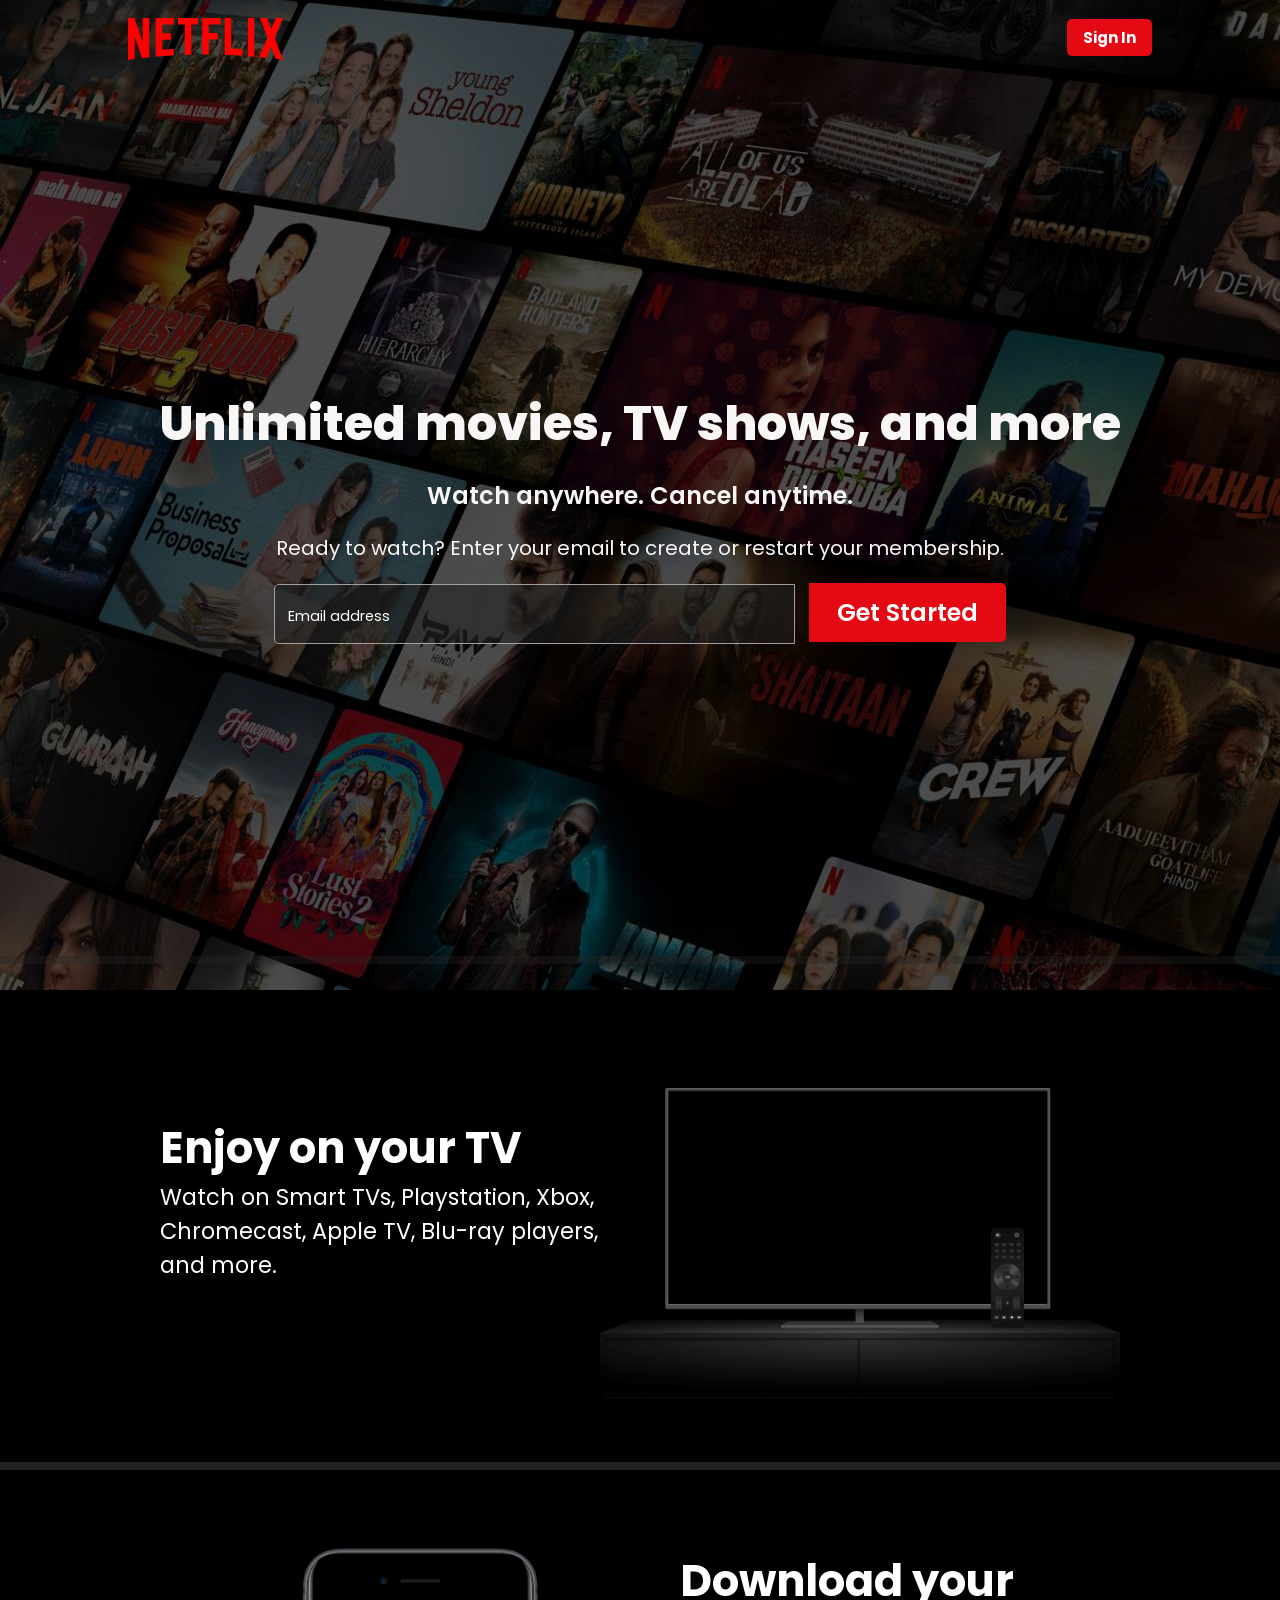
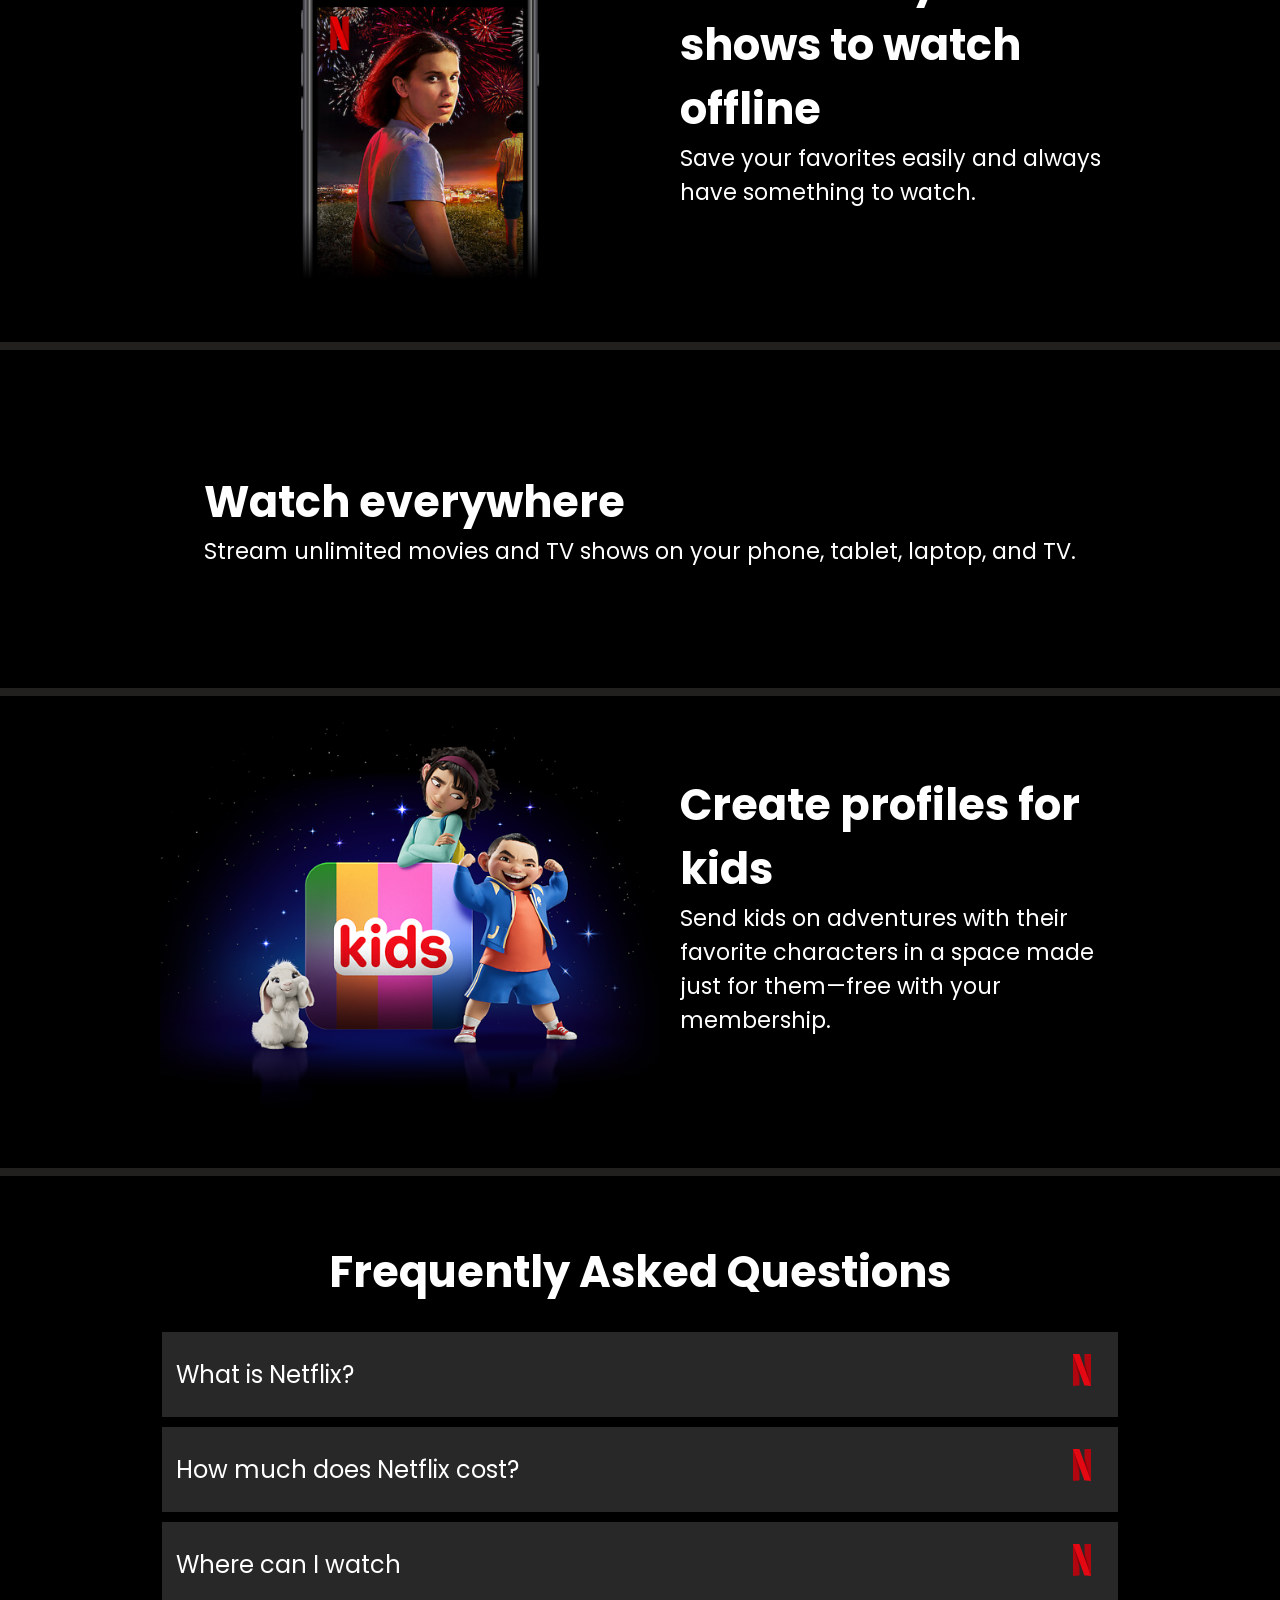
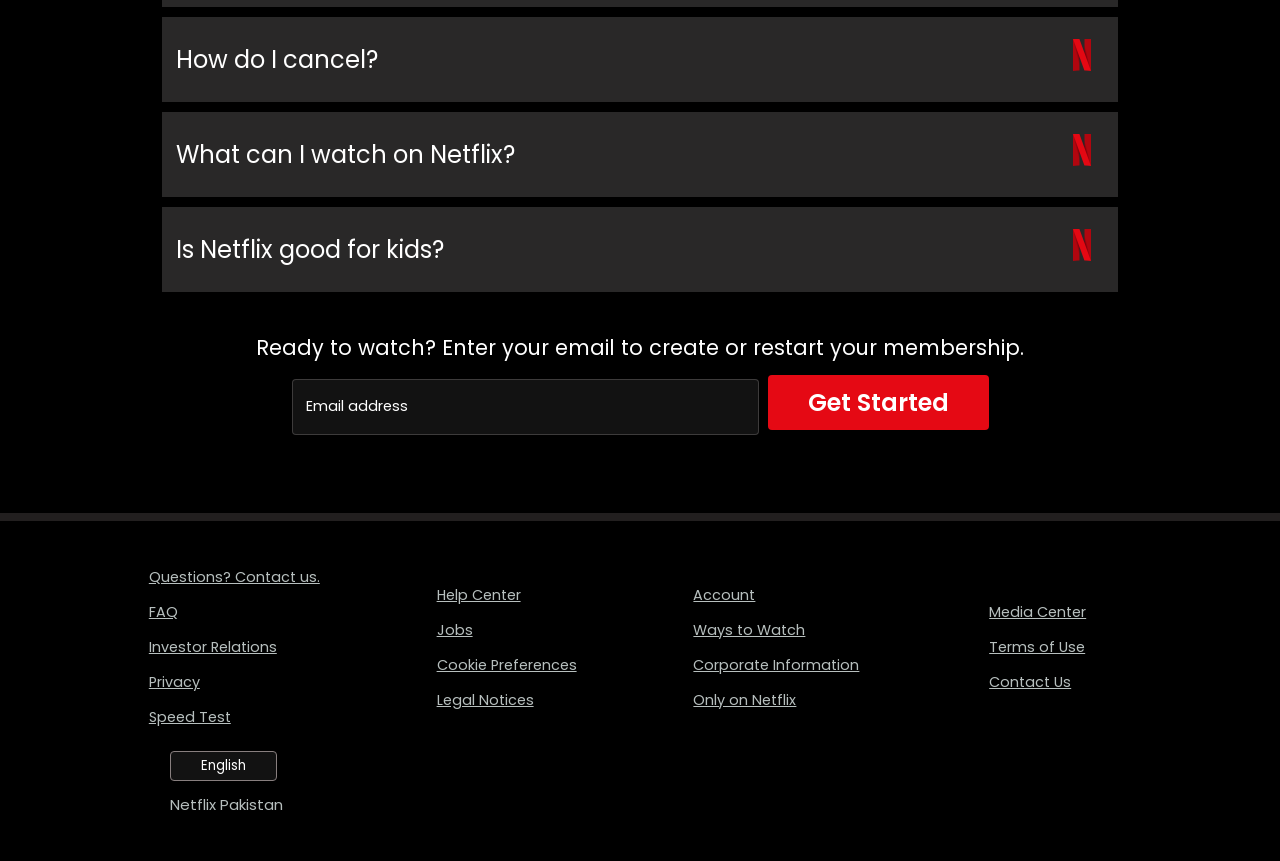
<file: project 5/index.html>
<!DOCTYPE html>
<html lang="en">
  <head>
    <meta charset="UTF-8" />
    <meta name="viewport" content="width=device-width, initial-scale=1.0" />
    <title>Netflix Pakistan - Watch TV Shows Online, Watch Movies Online</title>
    <link
      rel="stylesheet"
      href="https://cdnjs.cloudflare.com/ajax/libs/font-awesome/6.6.0/css/all.min.css"
      integrity="sha512-Kc323vGBEqzTmouAECnVceyQqyqdsSiqLQISBL29aUW4U/M7pSPA/gEUZQqv1cwx4OnYxTxve5UMg5GT6L4JJg=="
      crossorigin="anonymous"
      referrerpolicy="no-referrer"
    />
    <link rel="stylesheet" href="style.css" />
  </head>
  <body>
    <div class="main">
      <nav>
        <span><img src="assets/logo.svg" width="200" alt="" /></span>
        <div class="btn">
          <button>Sign In</button>
        </div>
      </nav>
      <div class="box"></div>
      <div class="hero">
        <h1 class="heading1">Unlimited movies, TV shows, and more</h1>
        <span>Watch anywhere. Cancel anytime.</span>
        <span
          >Ready to watch? Enter your email to create or restart your
          membership.</span
        >
        <div class="hero2">
          <form action="">
            <input
              class="email"
              type="email"
              name="email"
              required
              id="email"
              placeholder="Email address"
            />
            <input class="submit" type="submit" value="Get Started" />
          </form>
        </div>
      </div>
      <div class="seperation"></div>
    </div>
    <div class="flex1">
      <div class="content">
        <h1>Enjoy on your TV</h1>
        <p>
          Watch on Smart TVs, Playstation, Xbox, Chromecast, Apple TV, Blu-ray
          players, and more.
        </p>
      </div>
      <div class="image1">
        <img width="520" src="assets/image1.png" alt="" />
        <video src="assets/video1.m4v" autoplay loop muted></video>
      </div>
    </div>
    <div style="margin-top: 55px" class="seperation"></div>
    <div class="flex1">
      <div class="image1">
        <img width="520" src="assets/mobile-0819.jpg" alt="" />
      </div>
      <div class="content">
        <h1>Download your shows to watch offline</h1>
        <p>Save your favorites easily and always have something to watch.</p>
      </div>
    </div>
    <div style="margin-top: 55px" class="seperation"></div>
    <div class="flex1">
      <div class="content2">
        <h1>Watch everywhere</h1>
        <p>
          Stream unlimited movies and TV shows on your phone, tablet, laptop,
          and TV.
        </p>
      </div>
    </div>
    <div style="margin-top: 120px" class="seperation"></div>
    <div class="flex1">
      <div class="image1">
        <img width="520" src="assets/kids.png" alt="" />
      </div>
      <div class="content">
        <h1>Create profiles for kids</h1>
        <p>
          Send kids on adventures with their favorite characters in a space made
          just for them—free with your membership.
        </p>
      </div>
    </div>
    <div style="margin-top: 55px" class="seperation"></div>
    <section class="main2">
      <h1 class="head2">Frequently Asked Questions</h1>
      <div class="box5">
        <span>What is Netflix?</span>
        <div class="image5">
          <img src="assets/favicon.ico" alt="">
        </div>
      </div>
      <div class="box5">
        <span>How much does Netflix cost?</span>
        <div class="image5">
          <img src="assets/favicon.ico" alt="">
        </div>
      </div>
      <div class="box5">
        <span>Where can I watch</span>
        <div class="image5">
          <img src="assets/favicon.ico" alt="">
        </div>
      </div>
      <div class="box5">
        <span>How do I cancel?</span>
        <div class="image5">
          <img src="assets/favicon.ico" alt="">
        </div>
      </div>
      <div class="box5">
        <span>What can I watch on Netflix?</span>
        <div class="image5">
          <img src="assets/favicon.ico" alt="">
        </div>
      </div>
      <div class="box5">
        <span>Is Netflix good for kids? </span>
        <div class="image5">
          <img src="assets/favicon.ico" alt="">
        </div>
      </div>
      <div class="content5">
        <p>Ready to watch? Enter your email to create or restart your membership.</p>
      </div>
      <div class="hero3">
        <form action="">
          <input
            class="email"
            type="email"
            name="email"
            required
            id="email"
            placeholder="Email address"
          />
          <input class="submit" type="submit" value="Get Started" />
        </form>
      </div>
    </section>
    <div style="margin-top: 55px" class="seperation"></div>
    <footer>
      <div class="footer_flex">
        <div class="one">
        <ul>
          <li><a href="#">Questions? Contact us.</a></li>
          <li><a href="#">FAQ</a></li>
          <li><a href="#">Investor Relations</a></li>
          <li><a href="#">Privacy</a></li>
          <li><a href="#">Speed Test</a></li>
        </ul>
      </div>
      <div class="one">
        <ul>
          <li><a href="#">
            Help Center</a></li>
          <li><a href="#">
            Jobs</a></li>
          <li><a href="#">Cookie Preferences</a></li>
          <li><a href="#">
            Legal Notices</a></li>
        </ul>
      </div>
      <div style="margin-right: 13px;" class="one">
        <ul>
          <li><a href="#">Account</a></li>
          <li><a href="#">Ways to Watch</a></li>
          <li><a href="#">Corporate Information</a></li>
          <li><a href="#">
            Only on Netflix</a></li>
        </ul>
      </div>
      <div style="margin-right: 45px;" class="one">
        <ul>
          <li><a href="#">
            Media Center</a></li>
          <li><a href="#">
            Terms of Use</a></li>
          <li><a href="#">
            Contact Us</a></li>
        </ul>
      </div>
      </div>
      <div class="btnn">
        <button>English</button>
        <h3>Netflix Pakistan</h3>
      </div>
    </footer>
  </body>
</html>
</file>
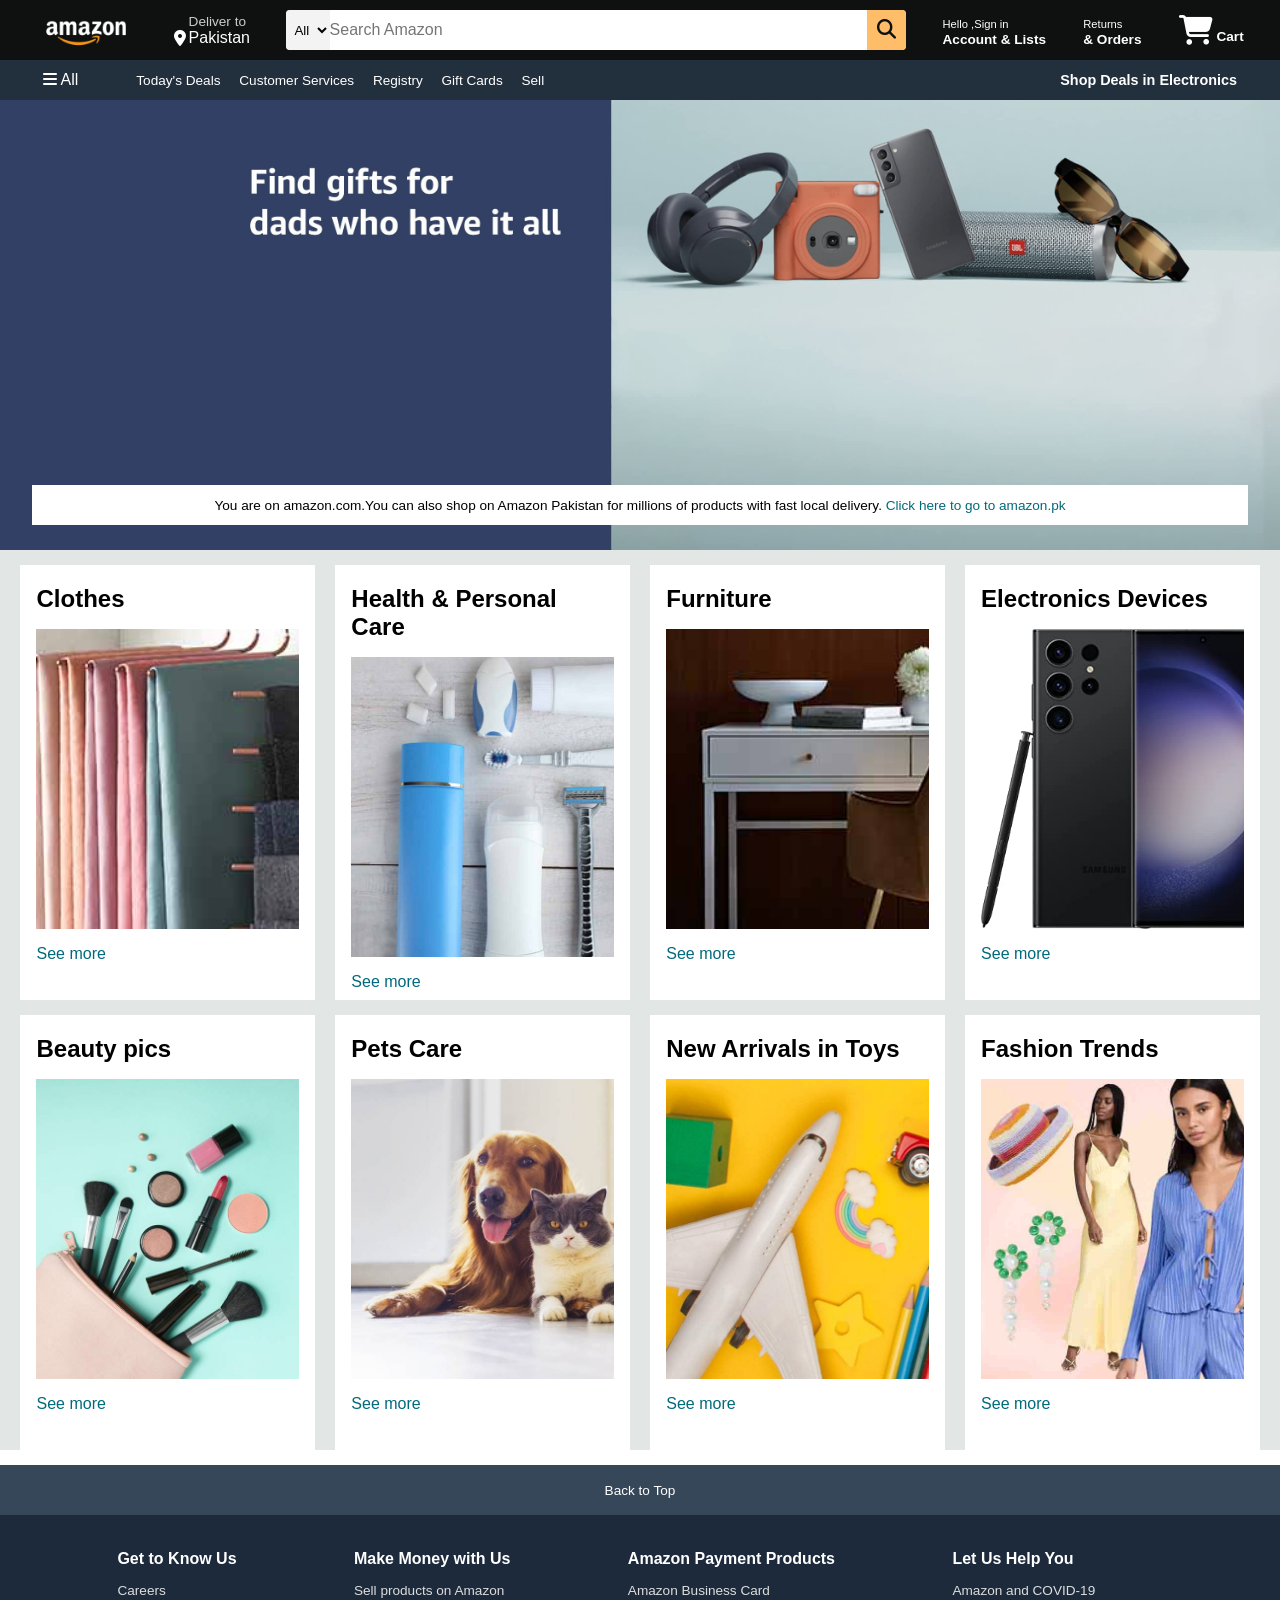
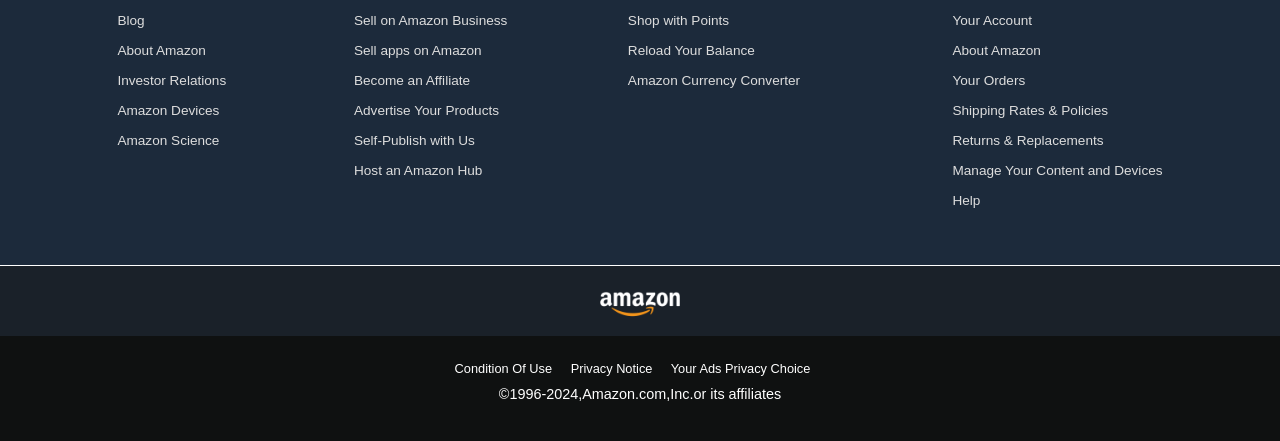
<file: Project 3/amazon.html>
<!DOCTYPE html>
<html lang="en">
<head>
    <meta charset="UTF-8">
    <meta name="viewport" content="width=device-width, initial-scale=1.0">
    <link rel="stylesheet" href="https://cdnjs.cloudflare.com/ajax/libs/font-awesome/6.6.0/css/all.min.css" integrity="sha512-Kc323vGBEqzTmouAECnVceyQqyqdsSiqLQISBL29aUW4U/M7pSPA/gEUZQqv1cwx4OnYxTxve5UMg5GT6L4JJg==" crossorigin="anonymous" referrerpolicy="no-referrer" />
    <link rel="stylesheet" href="amazon_style.css">
    <title>amazon.com</title>
</head>
<body>
    <header>
        <div class="navbar">
            <div class="nav_logo border">
                <div class="logo"></div>
            </div>
            <div class="nav_address border">
                <p class="add-first">Deliver to</p>
                <div class="add_icon">
                    <i class="fa-solid fa-location-dot"></i>
                    <p class="add-second">Pakistan</p>
                </div>
            </div>
            <div class="nav_search">
                <select name="" id="" class="search-select">
                    <option value="All">All</option>
                </select>
                <input placeholder="Search Amazon" class="search-input">
                <div class="search-icon">
                    <i class="fa-solid fa-magnifying-glass"></i>
                </div>
            </div> 
            <div class="nav-sigin border">
                <p><span>Hello ,Sign in</span></p>
                <p class="nav-second">Account & Lists</p>
            </div>
            <div class="nav-return border">
                <p><span>Returns</span></p>
                <p class="nav-second">& Orders</p>
            </div>
            <div class="nav-cart border">
                <i class="fa-solid fa-cart-shopping"></i>
                Cart
            </div>
        </div>
        <div class="panel">
            <div class="panel-all">
                <i class="fa-solid fa-bars"></i>
                All
            </div>
            <div class="panel-ops">
                <a href="#">Today's Deals</a>
                <a href="#">Customer Services</a>
                <a href="#">Registry</a>
                <a href="#">Gift Cards</a>
                <a href="#">Sell</a>
            </div>
            <div class="panel-deal">
              <a href="#">Shop Deals in Electronics</a>
            </div>
        </div>
    </header>
    <div class="hero_section">
        <div class="hero-msg">
            <p>You are on amazon.com.You can also shop on Amazon Pakistan for millions of products with fast local delivery. <a href="#">Click here to go to amazon.pk</a></p>
        </div>
    </div>
    <div class="shop_section">
        <div class=" box">
            <div class="box-content">
                <h2>Clothes</h2>
                <div class="box-img" style="background-image: url('resources/box1_image.jpg');"></div>
                <a href="#">See more</a>
            </div>
        </div>
        <div class="box">
            <div class="box-content">
                <h2>Health & Personal Care</h2>
                <div class="box-img" style="background-image: url('resources/box2_image.jpg');"></div>
                <a href="#">See more</a>
            </div>
        </div>
        <div class=" box">
            <div class="box-content">
                <h2>Furniture</h2>
                <div class="box-img" style="background-image: url('resources/box3_image.jpg');"></div>
                <a href="#">See more</a>
            </div>
        </div>
        <div class="box">
            <div class="box-content">
                <h2>Electronics Devices</h2>
                <div class="box-img" style="background-image: url('resources/box4_image.jpg');"></div>
                <a href="#">See more</a>
            </div>
        </div>
        <div class="box">
            <div class="box-content">
                <h2>Beauty pics</h2>
                <div class="box-img" style="background-image: url('resources/box5_image.jpg');"></div>
                <a href="#">See more</a>
            </div>
        </div>
        <div class=" box">
            <div class="box-content">
                <h2>Pets Care</h2>
                <div class="box-img" style="background-image: url('resources/box6_image.jpg');"></div>
                <a href="#">See more</a>
            </div>
        </div>
        <div class=" box">
            <div class="box-content">
                <h2>New Arrivals in Toys</h2>
                <div class="box-img" style="background-image: url('resources/box7_image.jpg');"></div>
                <a href="#">See more</a>
            </div>
        </div>
        <div class="box">
            <div class="box-content">
                <h2>Fashion Trends</h2>
                <div class="box-img" style="background-image: url('resources/box8_image.jpg');"></div>
                <a href="#">See more</a>
            </div>
        </div>
    </div>
    <footer>
        <div class="foot-panel1">
            <a href="#">Back to Top</a>
        </div>
        <div class="foot-panel2">
            <ul>
                <h4>Get to Know Us</h4>
                <a href="#">Careers</a>
                <a href="#">Blog</a>
                <a href="#">About Amazon</a>
                <a href="#">Investor Relations</a>
                <a href="#">Amazon Devices</a>
                <a href="#">Amazon Science</a>
            </ul>
            
            <ul>
                <h4>Make Money with Us</h4>
                <a href="#">Sell products on Amazon</a>
                <a href="#">Sell on Amazon Business</a>
                <a href="#">Sell apps on Amazon</a>
                <a href="#">Become an Affiliate</a>
                <a href="#">Advertise Your Products</a>
                <a href="#">Self-Publish with Us</a>
                <a href="#">Host an Amazon Hub</a>
            </ul>
           
            <ul>
                <h4>Amazon Payment Products</h4>
                <a href="#">Amazon Business Card</a>
                <a href="#">Shop with Points</a>
                <a href="#">Reload Your Balance</a>
                <a href="#">Amazon Currency Converter</a>
            </ul>
            
            <ul>
                <h4>Let Us Help You</h4>
                <a href="#">Amazon and COVID-19</a>
                <a href="#">Your Account</a>
                <a href="#">About Amazon</a>
                <a href="#">Your Orders</a>
                <a href="#">Shipping Rates & Policies</a>
                <a href="#">Returns & Replacements</a>
                <a href="#">Manage Your Content and Devices</a>
                <a href="#">Help</a>
            </ul>
        </div>
        <div class="foot-logo">
            <div class="logo2"></div>
        </div>
        <div class="foot-panel3">
            <div class="pages">
                <a href="#">Condition Of Use</a>
                <a href="#">Privacy Notice</a>
                <a href="#">Your Ads Privacy Choice</a>
            </div>
            <div class="copyright">
                &copy;1996-2024,Amazon.com,Inc.or its affiliates
            </div>
        </div>
    </footer>
</body>
</html>
</file>
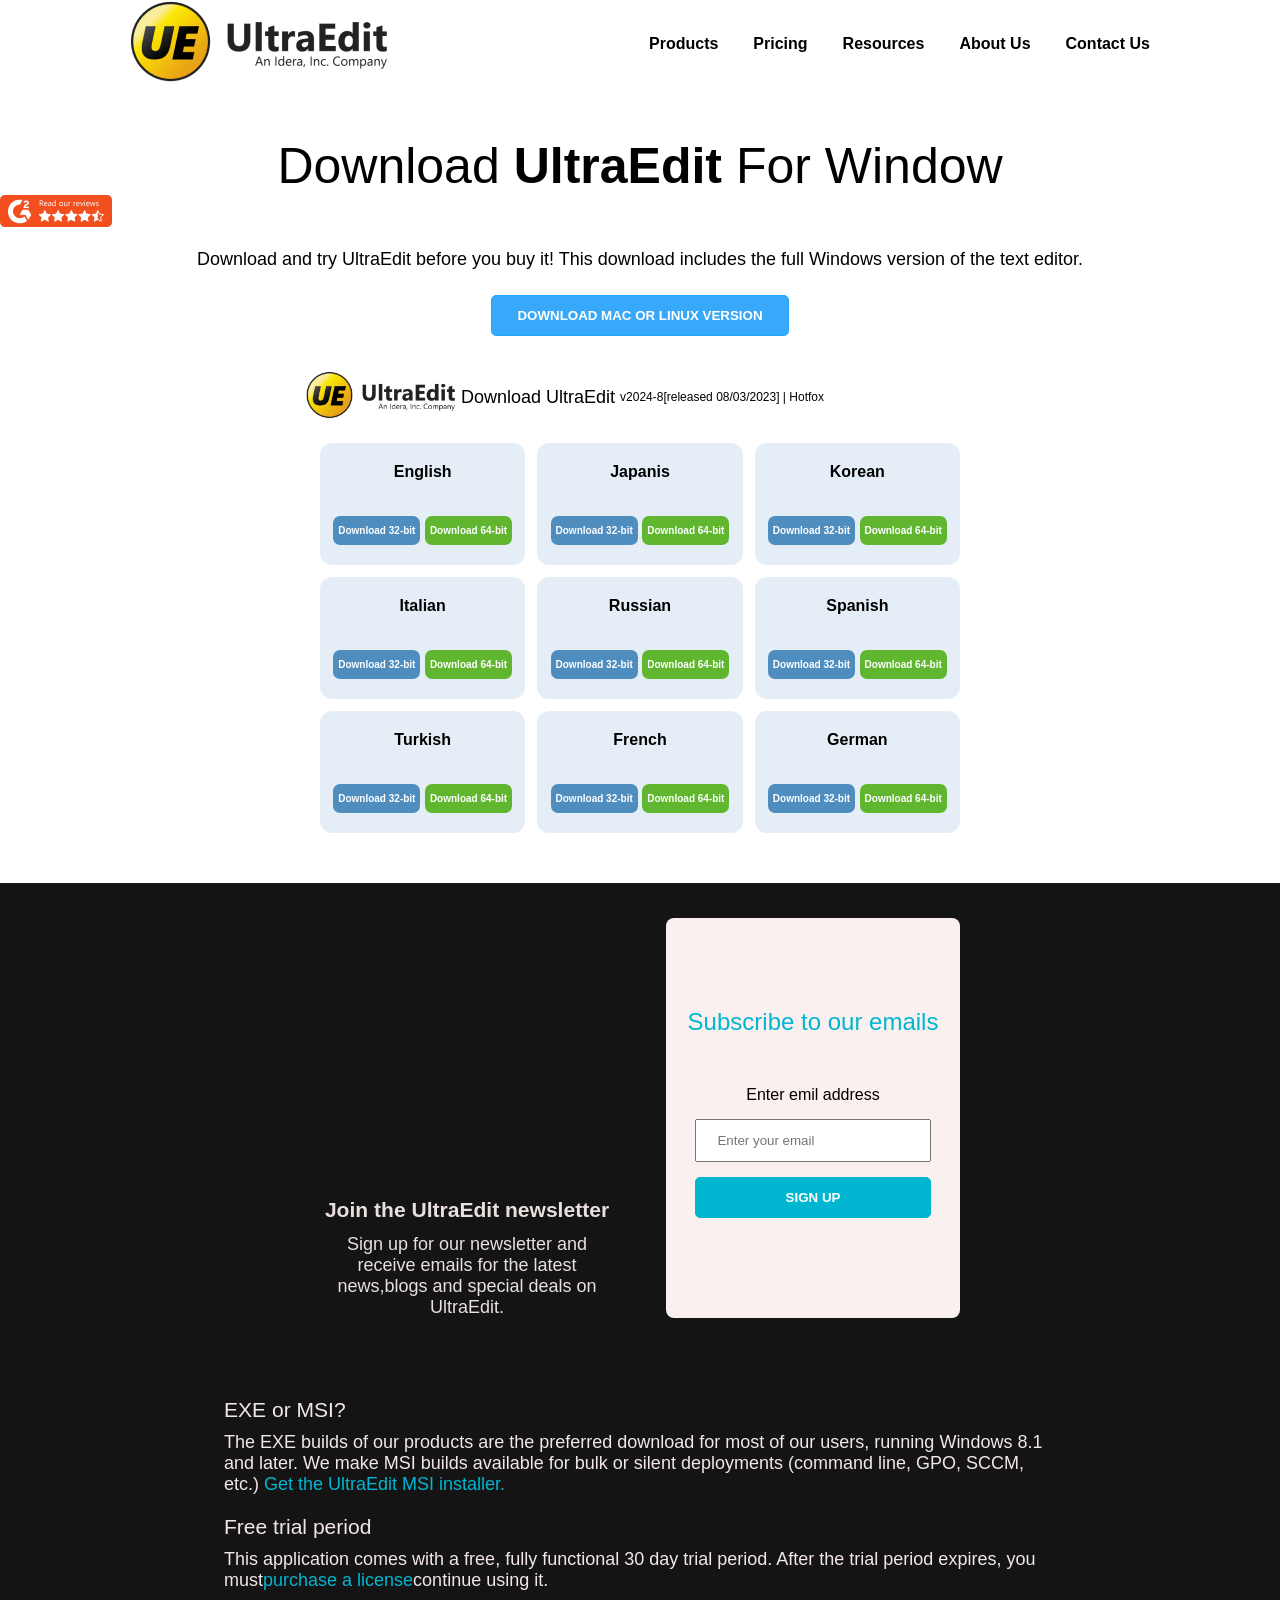
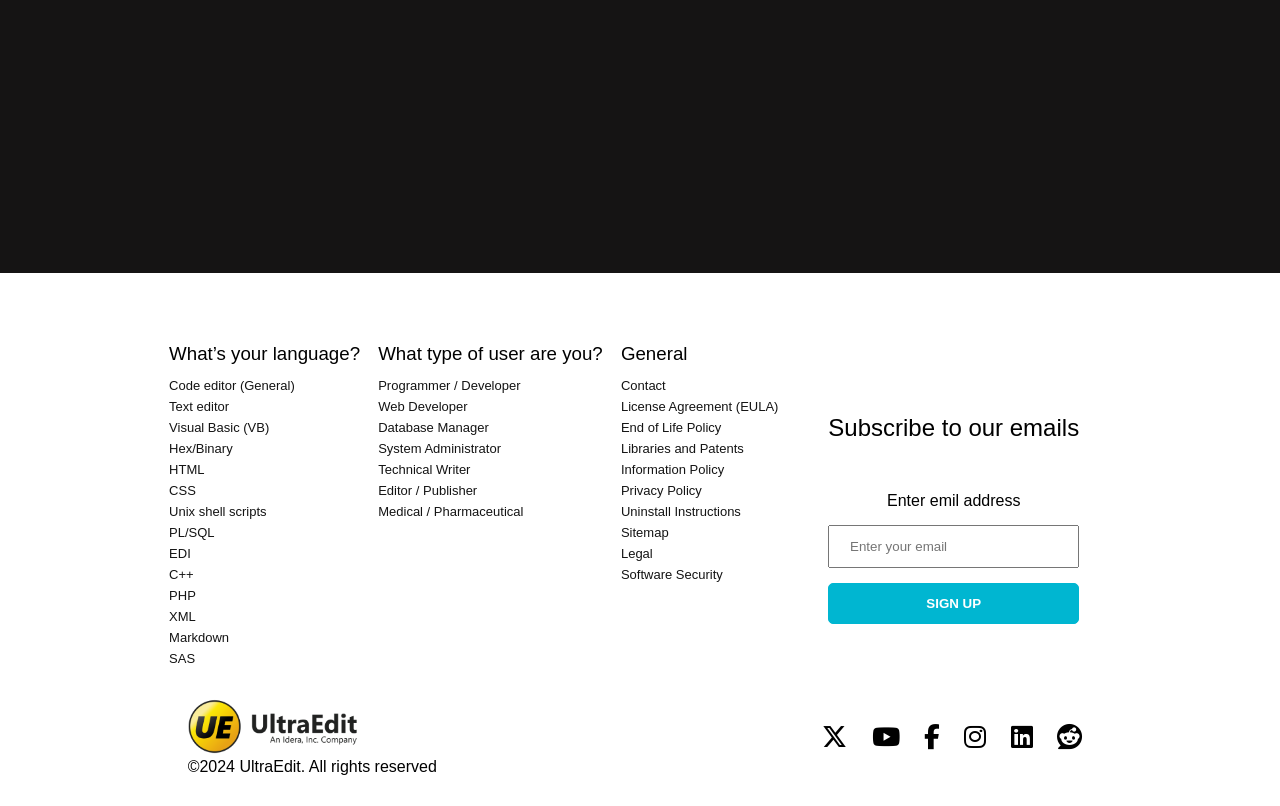
<file: Project 4/index4.html>
<!DOCTYPE html>
<html lang="en">
  <head>
    <meta charset="UTF-8" />
    <meta name="viewport" content="width=device-width, initial-scale=1.0" />
    <link rel="stylesheet" href="https://cdnjs.cloudflare.com/ajax/libs/font-awesome/6.6.0/css/all.min.css" integrity="sha512-Kc323vGBEqzTmouAECnVceyQqyqdsSiqLQISBL29aUW4U/M7pSPA/gEUZQqv1cwx4OnYxTxve5UMg5GT6L4JJg==" crossorigin="anonymous" referrerpolicy="no-referrer" />
    <link rel="stylesheet" href="index4.css" />
    <title>UltraEdit.com</title>
  </head>
  <body>
    <header>
      <div class="navbar">
        <div class="logo">
          <img src="UE-Logo-1 (1).webp" alt="" />
        </div>
        <nav>
          <ul>
            <li><a href="#">Products</a></li>
            <li><a href="#">Pricing</a></li>
            <li><a href="#">Resources</a></li>
            <li><a href="#">About Us</a></li>
            <li><a href="#">Contact Us</a></li>
          </ul>
        </nav>
      </div>
    </header>
    <div class="head1">
      <h1>Download <span>UltraEdit</span> For Window</h1>
      <img src="Reviews.png" alt="" />
    </div>
    <div class="content">
      <p>
        Download and try UltraEdit before you buy it! This download includes the
        full Windows version of the text editor.
      </p>
    </div>
    <div class="btn">
      <button>DOWNLOAD MAC OR LINUX VERSION</button>
    </div>
    <section class="first">
      <div class="download">
        <span class="logo2"><img src="UE-Logo-1 (1).webp" alt="" /></span>
        <span class="big">Download UltraEdit</span>
        <span class="small">v2024-8[released 08/03/2023] | Hotfox</span>
      </div>
    </section>
    <div class="grid">
      <div class="item-1">
        <div class="item-lang">English</div>
        <button class="btn-1"><a href="#">Download 32-bit</a></button>
        <button class="btn-2"><a href="#">Download 64-bit</a></button>
      </div>
      <div class="item-1">
        <div class="item-lang">Japanis</div>
        <button class="btn-1"><a href="#">Download 32-bit</a></button>
        <button class="btn-2"><a href="#">Download 64-bit</a></button>
      </div>
      <div class="item-1">
        <div class="item-lang">Korean</div>
        <button class="btn-1"><a href="#">Download 32-bit</a></button>
        <button class="btn-2"><a href="#">Download 64-bit</a></button>
      </div>
      <div class="item-1">
        <div class="item-lang">Italian</div>
        <button class="btn-1"><a href="#">Download 32-bit</a></button>
        <button class="btn-2"><a href="#">Download 64-bit</a></button>
      </div>
      <div class="item-1">
        <div class="item-lang">Russian</div>
        <button class="btn-1"><a href="#">Download 32-bit</a></button>
        <button class="btn-2"><a href="#">Download 64-bit</a></button>
      </div>
      <div class="item-1">
        <div class="item-lang">Spanish</div>
        <button class="btn-1"><a href="#">Download 32-bit</a></button>
        <button class="btn-2"><a href="#">Download 64-bit</a></button>
      </div>
      <div class="item-1">
        <div class="item-lang">Turkish</div>
        <button class="btn-1"><a href="#">Download 32-bit</a></button>
        <button class="btn-2"><a href="#">Download 64-bit</a></button>
      </div>
      <div class="item-1">
        <div class="item-lang">French</div>
        <button class="btn-1"><a href="#">Download 32-bit</a></button>
        <button class="btn-2"><a href="#">Download 64-bit</a></button>
      </div>
      <div class="item-1">
        <div class="item-lang">German</div>
        <button class="btn-1"><a href="#">Download 32-bit</a></button>
        <button class="btn-2"><a href="#">Download 64-bit</a></button>
      </div>
    </div>
    <section class="section2">
      <div class="footer-grid">
        <div class="col-1">
          <h3>Join the UltraEdit newsletter</h3>
          <p>
            Sign up for our newsletter and receive emails for the latest
            news,blogs and special deals on UltraEdit.
          </p>
        </div>
        <div class="col-2">
          <h2>Subscribe to our emails</h2>
          <form action="">
            <h4>Enter emil address</h4>
            <input
              type="email"
              name="email"
              placeholder="Enter your email"
              id="email"
              required
            />
            <input class="submit" type="submit" value="SIGN UP" />
          </form>
        </div>
      </div>
      <div class="content2">
        <h3>EXE or MSI?</h3>
        <p>The EXE builds of our products are the preferred download for most of our users, running Windows 8.1 and later.

          We make MSI builds available for bulk or silent deployments (command line, GPO, SCCM, etc.) <a href="#">Get the UltraEdit MSI installer.</a></p>
      </div>
      <div class="content2" style="margin-top: 20px;">
        <h3>Free trial period</h3>
        <p>This application comes with a free, fully functional 30 day trial period. After the trial period expires, you must<a href="#">purchase a license</a>continue using it.</p>
      </div>
    </section>
    <footer>
      <div class="main">
      <div class="flex1">
        <h3>What’s your language?</h3>
        <ul>
          <li><a href="#">Code editor (General)</a></li>
          <li><a href="#">Text editor</a></li>
          <li><a href="#">Visual Basic (VB)</a></li>
          <li><a href="#">Hex/Binary</a></li>
          <li><a href="#">HTML</a></li>
          <li><a href="#">CSS</a></li>
          <li><a href="#">Unix shell scripts</a></li>
          <li><a href="#">PL/SQL</a></li>
          <li><a href="#">EDI</a></li>
          <li><a href="#">C++</a></li>
          <li><a href="#">PHP</a></li>
          <li><a href="#">XML</a></li>
          <li><a href="#">Markdown</a></li>
          <li><a href="#">SAS</a></li>
        </ul>
      </div>
      <div class="flex1">
        <h3>What type of user are you?</h3>
        <ul>
          <li><a href="#">Programmer / Developer</a></li>
          <li><a href="#">Web Developer</a></li>
          <li><a href="#">Database Manager</a></li>
          <li><a href="#">System Administrator</a></li>
          <li><a href="#">Technical Writer</a></li>
          <li><a href="#">Editor / Publisher</a></li>
          <li><a href="#">Medical / Pharmaceutical</a></li>
        </ul>
      </div>
      <div class="flex1">
        <h3>General</h3>
        <ul>
          <li><a href="#">Contact</a></li>
          <li><a href="#">License Agreement (EULA)</a></li>
          <li><a href="#">End of Life Policy</a></li>
          <li><a href="#">Libraries and Patents</a></li>
          <li><a href="#">Information Policy</a></li>
          <li><a href="#">Privacy Policy</a></li>
          <li><a href="#">Uninstall Instructions</a></li>
          <li><a href="#">Sitemap</a></li>
          <li><a href="#">Legal</a></li>
          <li><a href="#">Software Security</a></li>
        </ul>
      </div>
      <div class="flex2 col-2" style="background-color: white;">
        <h2 style="color: black;font-weight: 500;">Subscribe to our emails</h2>
          <form action="">
            <h4>Enter emil address</h4>
            <input
              type="email"
              name="email"
              placeholder="Enter your email"
              id="email"
              required
            />
            <input class="submit" type="submit" value="SIGN UP" />
          </form>
      </div>
    </div>
    <div class="flex3">
      <div class="img">
        <img width="170px" src="UE-Logo-1 (1).webp" alt="">
        <p>©2024 UltraEdit. All rights reserved</p>
      </div>
      <div class="icons">
        <a href="#"><i class="fa-brands fa-x-twitter"></i></a>
        <a href="#"><i class="fa-brands fa-youtube"></i></a>
        <a href="#"><i class="fa-brands fa-facebook-f"></i></a>
        <a href="#"><i class="fa-brands fa-instagram"></i></a>
        <a href="#"><i class="fa-brands fa-linkedin"></i></a>
        <a href="#"><i class="fa-brands fa-reddit"></i></a>
      </div>
    </div>
    </footer>
  </body>
</html>
</file>
<file: project 5/style.css>
@import url("https://fonts.googleapis.com/css2?family=Poppins:ital,wght@0,100;0,200;0,300;0,400;0,500;0,600;0,700;0,800;0,900;1,100;1,200;1,300;1,400;1,500;1,600;1,700;1,800;1,900&display=swap");

* {
    padding: 0;
    margin: 0;
    font-family: "Poppins", sans-serif;
}

body {
    background-color: black;
}

.main {
    background-image: url('assets/bg.jpg');
    background-position: 0px -110px;
    background-repeat: no-repeat;
    /* background-size: max(1700px, 90vw); */
    height: 110vh;

    position: relative;
}

.main .box {
    width: 100%;
    height: 110vh;
    position: absolute;
    top: 0;

    opacity: 0.60;
    background-color: black;
}

nav {
    display: flex;
    flex-direction: row;
    max-width: 80vw;
    margin: auto;
    justify-content: space-between;
    align-items: center;
    height: 75px;
}

nav img {
    padding-top: 10px;
    color: rgb(229, 9, 20);
    width: 155px;
    position: relative;
    z-index: 1;
}

.btn button {
    text-align: center;
    position: relative;
    border: none;
    cursor: pointer;
    border-radius: 5px;
    font-size: 15px;
    font-weight: 700;
    padding: 7px 16px;
    z-index: 1;
    color: white;
    background-color: rgb(229, 9, 20);
    transition: all 0.3s ease;
}

.btn button:hover {
    background-color: rgb(183, 4, 13);
}

.seperation {
    height: 8px;
    background-color: rgba(99, 89, 89, 0.349);
}

.hero {
    height: 89%;
    display: flex;
    align-items: center;
    justify-content: center;
    flex-direction: column;
    color: rgb(249, 246, 246);
    position: relative;
    z-index: 1;
    font-family: "Poppins", sans-serif;
    gap: 18px;
}

.hero h1 {
    font-size: 3rem;
    font-weight: 800;
    text-align: center;
}

.hero :nth-child(2) {
    font-size: 1.5rem;
    font-weight: 600;
    text-align: center;
}

.hero :nth-last-child(2) {
    font-size: 1.25rem;
    font-weight: 400;
    line-height: 1.7;

}

.hero2 {
    display: flex;
    align-items: center;
    justify-content: center;
    flex-direction: row;
}

.hero2 .email {
    box-sizing: border-box;
    padding: 12px 120px 12px 13px;
    background-color: rgba(33, 33, 33, 0.57);
    color: white;
    border: 1px solid rgb(163, 159, 159);
    border-top-left-radius: 5px;
    border-bottom-left-radius: 5px;
}

input::placeholder {
    color: white;
    font-size: 0.9rem;
}

.hero2 .submit {
    padding: 12px 28px;
    border-top-right-radius: 5px;
    border-bottom-right-radius: 5px;
    margin-left: 10px;
    cursor: pointer;
    background-color: rgb(229, 9, 20);
    color: white;
    border: none;
    transition: all 0.3s ease;
}

.hero2 .submit:hover {
    background-color: rgb(183, 4, 13);
}


.flex1 {
    display: flex;
    align-items: center;
    justify-content: space-around;
    position: relative;
    flex-direction: row;
    color: white;
    max-width: 75vw;
    margin: auto;
}

.content h1 {
    font-size: 2.7rem;
    font-weight: 700;
}

.content p {
    font-size: 1.4rem;
}

.image1 img {
    position: relative;
    /* width: 40vw; */
    z-index: 10;
    margin-top: 20px;
}

.flex1 video {
    position: absolute;
    top: 60px;

    right: 0;
}

.content2 {
    margin-top: 120px;
}

.content2 h1 {
    font-size: 2.7rem;
    font-weight: 700;
}

.content2 p {
    font-size: 1.4rem;
}

.box5 {
    display: flex;
    margin: 10px auto;
    color: white;
    justify-content: space-between;
    max-width: 72vw;
    align-items: center;
    padding: 22px 20px 22px 14px;
    background-color: rgba(81, 80, 80, 0.511);
    font-size: 1.5rem;
    cursor: pointer;
    transition: all 0.4s ease;
}

.box5:hover {
    background-color: rgb(64, 63, 63);
}

.main2 .head2 {
    margin-top: 64px;
    padding-bottom: 18px;
    font-size: 2.7rem;
    font-weight: 700;
    color: white;
    text-align: center;

}

.image5 img {
    width: 2.5vw;
}

.content5 p {
    color: white;
    font-size: 1.3rem;
    text-align: center;
    margin-top: 40px;
}

.hero3 {
    display: flex;
    align-items: center;
    justify-content: center;
    flex-direction: row;
    margin-top: 12px;
    padding-bottom: 23px;
}

.hero3 .email {
    box-sizing: border-box;
    padding: 17px 195px 17px 13px;
    background-color: rgba(33, 33, 33, 0.57);
    color: white;
    border: 1px solid rgba(72, 69, 69, 0.816);
    border-radius: 4px;
}

input::placeholder {
    color: white;
    font-size: 0.9rem;
}

.hero3 .submit {
    padding: 10px 40px;
    border-radius: 4px;
    margin-left: 5px;
    cursor: pointer;
    background-color: rgb(229, 9, 20);
    font-size: 1.5rem;
    font-weight: 600;
    color: white;
    border: none;
    transition: all 0.3s ease;
}

.hero3 .submit:hover {
    background-color: rgb(183, 4, 13);
}

footer {
    padding-bottom: 45px;
}

.footer_flex {
    display: flex;
    max-width: 95vw;
    margin: auto;
    flex-direction: row;
    align-items: center;
    justify-content: space-evenly;
    margin-top: 43px;
}

.one ul {
    list-style: none;
}

.one ul li {
    padding-bottom: 10px;
}

.one ul li a {
    color: rgb(183, 191, 190);
    text-decoration: underline;
    font-size: 0.9rem;
}

.btnn {
    color: white;
}

.btnn button {
    margin-top: 12px;
    margin-left: 170px;
    padding: 4px 30px;
    color: white;
    border: 1px solid rgb(136, 127, 127);
    border-radius: 4px;
    background-color: rgba(33, 33, 33, 0.57);
    cursor: pointer;
}

.btnn h3 {
    margin-top: 12px;
    margin-left: 170px;
    color: rgb(183, 191, 190);
    font-size: 15px;
    font-weight: 400;
}

@media screen and (max-width:700px) {

    .hero h1 {
        font-size: 2rem;
        font-weight: 700;
    }

    .hero :nth-child(2) {
        font-size: 1.2rem;
        font-weight: 600;
    }

    .hero :nth-last-child(2) {
        font-size: 1.2rem;
        font-weight: 600;
        text-align: center;
    }

    .hero2 .email {
        padding: 10px 60px 10px 10px;
        margin-left: 30px;
        border-radius: 5px;
    }

    .hero2 .submit {
        margin-top: 10px;
        padding: 12px 28px;
        border-radius: 5px;
        margin-left: 115px;
    }

    .image1 img {
        width: 360px;
        position: relative;
        /* width: 40vw; */
        z-index: 10;
    }

    .flex1 {
        flex-wrap: wrap;
        max-width: 91vw;
    }

    .flex1 video {
        top: 235px;
        right: 30px;
        width: 292px;
    }

    .content h1 {
        text-align: center;
        padding: 17px 0px;
        font-size: 2.1rem;
        font-weight: 700;
    }

    .content p {
        font-size: 1.3rem;
        text-align: center;
    }

    .content2 h1 {
        font-size: 2.2rem;
        text-align: center;
    }

    .content2 p {
        text-align: center;
    }

    .main2 .head2 {
        margin-top: 40px;
        padding-bottom: 5px;
        font-size: 2.2rem;
    }

    .box5 {
        margin: 5px auto;
        padding: 20px 20px 20px 14px;
        font-size: 1.2rem;
        max-width: 83vw;
    }

    .content5 p {
        margin-top: 25px;
    }

    .hero3 .email {
        padding: 15px 155px 15px 15px;
        margin-left: 24px;
    }

    .hero3 .submit {
        padding: 7px 19px;
        margin-top: 12px;
        margin-left: 115px;
        font-size: 1.3rem;
        font-weight: 500;
    }
    .footer_flex {
        max-width: 100vw;
margin-top: 35px;
flex-wrap: wrap;
    }
    .btnn button {
        margin-top: 20px;
        margin-left: 20px;
        padding: 4px 20px;
    }
    .btnn h3 {
        margin-top: 20px;
        margin-left: 22px;
    }
    .image5 img {
        width: 6.5vw;
    }
}
</file>
<file: Project 3/amazon_style.css>
*{
    margin: 0;
    padding: 0;
    font-family: Arial;
    border: border-box;
}
.navbar{
    height: 60px;
    background-color: #0f1111;
    color: white;
    display: flex;
    align-items: center;
    justify-content: space-evenly;
}
.nav_logo{
    height: 50px;
    width: 100px;
}
.logo{
    background-image: url('resources/amazon_logo.png');
    height: 50px;
    background-size: cover;
    width: 100%;
}
.border{
    border: 1.5px solid transparent;
}
.border:hover{
    border: 1.5px solid white;
}
/** box second**/
.add-first{
    color: #cccccc;
    margin-left: 15px;
    font-size: 0.85rem;
}
.add-second{
    font-size: 1rem;
    margin-left: 3px;
}
.add_icon{
    display: flex;
    align-items: center;
}
/** box third**/
.nav_search{
    display: flex;
    justify-content: space-evenly;
    background-color: pink;
    width: 620px;
    height: 40px;
    border-radius: 4px;
}
.nav_search:hover{
    border: 1.5px solid orange;
}
.search-select{
    background-color: #f3f3f3;
    border-top-left-radius: 4px;
    border-bottom-left-radius: 4px;
    text-align: center;
    width: 50px;
    border: none;
}
.search-input{
    width: 100%;
    font-size: 1rem;
    border: none;
    outline: none;
}
.search-icon{
    width: 45px;
    display: flex;
    justify-content: center;
    align-items: center;
    font-size: 1.2rem;
    background-color: #febd68;
    border-top-right-radius: 4px;
    border-bottom-right-radius: 4px;
    color: #0f1111;
}
/** Box4**/
span{
    font-size: 0.7rem;
}
.nav-second{
    font-size: 0.85rem;
    font-weight: 700 ;
}
.nav-cart i{
    font-size: 30px;
}
.nav-cart{
    font-size: 0.85rem;
    font-weight: 700;
}
/** Panel section**/
.panel{
    height: 40px;
    background-color: #222f3d;
    display: flex;
    align-items: center;
    justify-content: space-evenly;
    color: white;
}
.panel-ops{
    font-size: 0.85rem;
    width: 70%;
}
.panel-ops a{
    display: inline;
    margin-left: 15px;
    color: white;
    text-decoration: none;
}
.panel-deal a{
    text-decoration: none;
    color: white;
    font-size: 0.9rem;
    font-weight: 700;
}
/** Hero section **/
.hero_section{
    background-image: url('resources/hero_image.jpg');
    height: 450px;
    display: flex;
    background-size: cover;
    justify-content: center;
    align-items: flex-end;
}
.hero-msg{
    background-color: white;
    color: black;
    height: 40px;
    display: flex;
    align-items: center;
    justify-content: center;
    font-size: 0.85rem;
    width: 95%;
    margin-bottom: 25px;
}
.hero-msg a{
    text-decoration: none;
    color: #00697b;
}
/** shop-section**/
.shop_section{
    display: flex;
    flex-wrap: wrap;
    justify-content: space-evenly;
    background-color: #e2e7e6;

}
.box{
    height: 400px;
    width: 23%;
    background-color: white;
    padding: 20px 0px 15px;
    margin-top: 15px;
}
.box-img{
    height: 300px;
    background-size: cover;
    margin-top: 1rem;
    margin-bottom: 1rem;
}
.box-content{
    margin-left: 1rem;
    margin-right: 1rem;
}
.box-content a{
    text-decoration: none;
    color: #00697b;
}
.box-content a:hover{
    text-decoration: underline;
    text-decoration-color: chartreuse;
}
footer{
    margin-top: 15px;
}
.foot-panel1{
    height: 50px;
    background-color: #37475a;
    font-size: 0.85rem;
    display: flex;
    align-items: center;
    justify-content: center;
}
.foot-panel1 a{
    color: white;
    text-decoration: none;
}
.foot-panel2{
    height: 350px;
    background-color: #1c2a3b;
    color: white;
    display: flex;
    justify-content: space-evenly;
}
ul a{
    display: block;
    color: #dddddd;
    text-decoration: none;
    font-size: 0.85rem;
    margin-top: 15px;
}
ul a:hover{
    text-decoration: underline;
}
ul{
    margin-top: 35px;
}
.foot-logo{
   border-top: 0.5px solid white;
    background-color: #1a2129;
   height: 70px;
   display: flex;
   justify-content: center;
   align-items: center;
}
.logo2{
    width: 100px;
    background-size: cover;
    background-image: url('resources/amazon_logo.png');
    height: 50px;
}
.foot-panel3{
    height: 80px;
    background-color: #0f1111;
    padding-top: 25px;
}
.pages{
    text-align: center;
    font-size: 0.8rem;
}
.pages a{
    text-decoration: none;
    color: white;
    text-align: center;
   padding-right: 15px;
}
.pages a:hover{
    text-decoration: underline;
}
.copyright{
    text-align: center;
    font-size: 0.9rem;
    color: white;
    padding-top: 10px;
}
</file>
<file: Project 4/index4.css>
* {
  padding: 0;
  margin: 0;
  font-family: "Segoe UI", Tahoma, Geneva, Verdana, sans-serif;
}

.navbar {
  display: flex;
  justify-content: space-around;
  align-items: center;
}

nav ul {
  display: flex;
  gap: 35px;
}

nav ul li {
  list-style: none;
}

nav ul li a {
  text-decoration: none;
  color: black;
  font-weight: 600;
}

nav ul li a:hover {
  text-decoration: underline;
}

.head1 h1 {
  text-align: center;
  margin-top: 50px;
  font-weight: 350;
  font-size: 50px;
}

.head1 h1 span {
  font-weight: bolder;
}

.content p {
  text-align: center;
  margin-top: 18px;
  font-size: large;
}

.btn {
  text-align: center;
  margin-top: 25px;
}

.btn button {
  padding: 12px 25px;
  background-color: rgb(56, 169, 250);
  border-radius: 5px;
  border: 1px solid rgb(37, 164, 254);
  color: white;
  font-weight: 700;
  cursor: pointer;
  transition: 0.3s ease;
}

.btn button:hover {
  background-color: white;
  color: black;
  border: 1px solid black;
}

.first {
  display: flex;
  flex-direction: column;
  align-items: center;
}

.big {
  font-size: large;
}

.small {
  font-size: 12px;
}

.download {
  margin-top: 35px;
  display: flex;
  align-items: center;
  gap: 5px;
  padding-right: 150px;
  font-family: sans-serif;
}

.logo2 img {
  width: 150px;
}

.grid {
  max-width: 50vw;
  margin: auto;
  display: grid;
  margin-top: 20px;
  grid-template-columns: 1fr 1fr 1fr;
  gap: 12px;
}

.item-1 {
  padding: 20px 0px;
  background-color: rgb(229, 238, 246);
  text-align: center;
  border-radius: 12px;
  font-family: "Segoe UI", Tahoma, Geneva, Verdana, sans-serif;
}

.btn-1 {
  cursor: pointer;
  border-radius: 7px;
  padding: 9px 5px;
  font-size: 10px;
  background-color: rgb(79, 141, 191);
  border: none;
}

.btn-1 a {
  text-decoration: none;
  color: white;
  font-weight: bold;
}

.btn-1 a:hover {
  color: black;
}

.btn-2 {
  cursor: pointer;
  border-radius: 7px;
  padding: 9px 5px;
  font-size: 10px;
  background-color: rgb(97, 182, 48);
  border: none;
}

.btn-2 a {
  text-decoration: none;
  color: white;
  font-weight: bold;
}

.btn-2 a:hover {
  color: black;
}

.item-lang {
  text-align: center;
  font-weight: 700;
  padding-bottom: 35px;
}

.section2 {
  background-color: rgb(21, 20, 20);
  width: 100%;
  height: 110vh;
  margin-top: 50px;
}

.footer-grid {
  display: grid;
  max-width: 50vw;
  margin: auto;
  margin-top: 20px;
  grid-template-columns: 1fr 1fr;
  gap: 52px;
  font-family: Georgia, 'Times New Roman', Times, serif;
}

.col-1 {
  color: rgb(234, 223, 223);
  text-align: center;
  margin-top: 35vh;
  font-size: 18px;
  align-items: center;
  justify-content: center;
}

.col-1 h3 {
  padding-bottom: 12px;
}

.col-2 {
  display: flex;
  flex-direction: column;
  background-color: rgb(251, 240, 240);
  border-radius: 8px;
  align-items: center;
  justify-content: center;
  text-align: center;
  margin-top: 35px;
  padding-bottom: 25px;
}

.col-2 h2 {
  color: #00b6d1;
  font-weight: normal;
  padding-top: 15px;
}

.col-2 input {
  width: 80%;
  padding: 12px 20px;
  box-sizing: border-box;
  margin-top: 15px;
}

.submit {
  padding: 12px 110px;
  background-color: #00b6d1;
  border-radius: 5px;
  border: 1px solid #00b6d1;
  color: white;
  font-weight: 700;
  cursor: pointer;
  transition: 0.3s ease;
}

.col-2 h4 {
  font-weight: normal;
  margin-top: 50px;
}

.content2 {
  color: rgb(243, 230, 230);
  ;
  max-width: 65vw;
  margin: auto;
  margin-top: 80px;
  font-size: 18px;
}

.content2 a {
  text-decoration: none;
  color: #00b6d1;
}

.content2 a:hover {
  text-decoration: underline;
  text-decoration-line: #00b6d1;
}

.content2 h3 {
  padding-bottom: 10px;
  font-weight: 400;
}
footer{
  margin-top: 70px;
  padding-bottom: 30px;
}
.main {
  display: flex;
  font-family: Arial, Helvetica, sans-serif;
  /* gap: 50px; */
  /* flex-direction: row; */
  justify-content: space-around;
  max-width: 75vw;
  margin: auto;
}
.flex1 h3{
  padding-bottom: 10px;
  font-weight: 500;
}
.flex1 ul li{
  list-style: none;
  padding: 3px 0px;
  font-size: 13px;
}
.flex1 ul li a{
  text-decoration: none;
  color: rgb(20, 20, 20);
}
.flex1 ul li a:hover{
  text-decoration: underline;
}
.flex3{
  display: flex;
  align-items: center;
  justify-content: space-around;
  margin-top: 30px;
}
.icons i{
  font-size: 25px;
  transition: 0.5s ease;
}
.icons i:hover{
  font-size: 29px;
  color: #007dd1;
}
.icons a {
  /* display: inline; */
  color: black;
  text-decoration: none;
 padding: 0px 10px;
 font-size: 15px;
}
</file>
